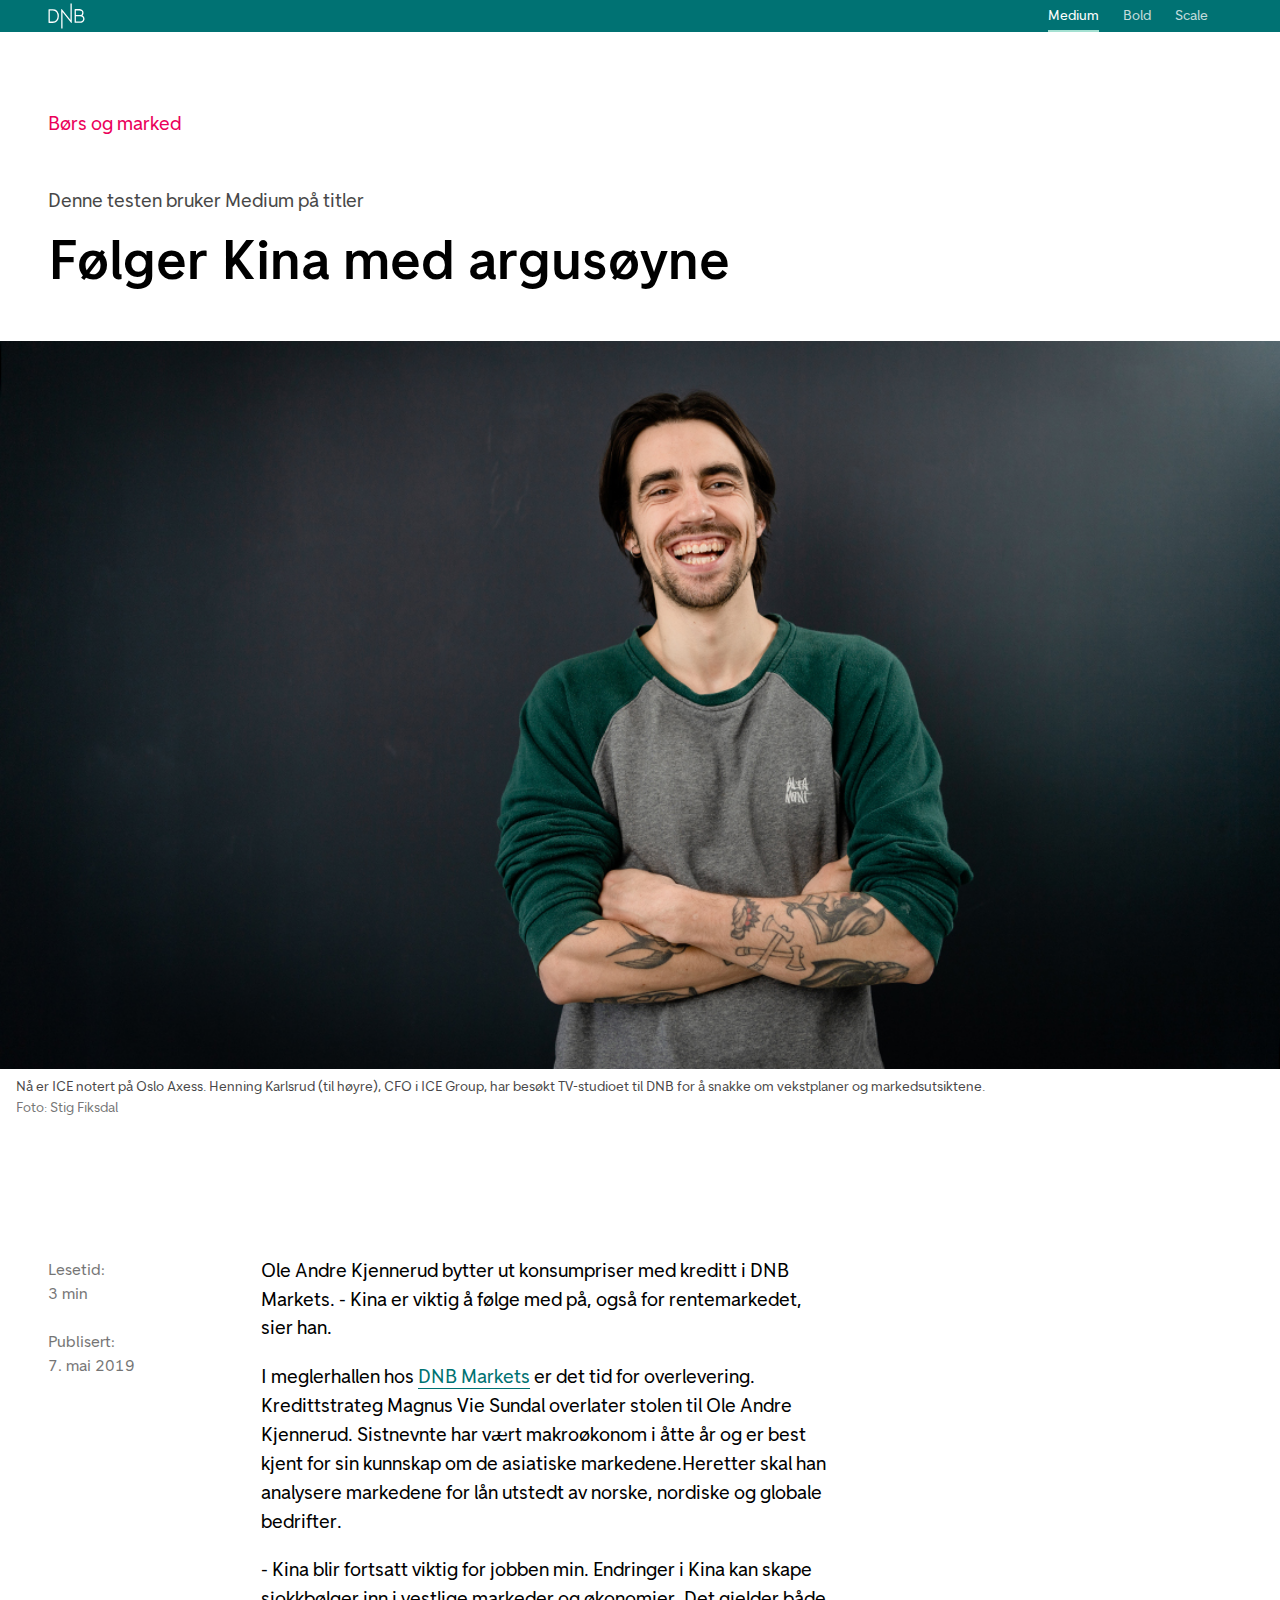
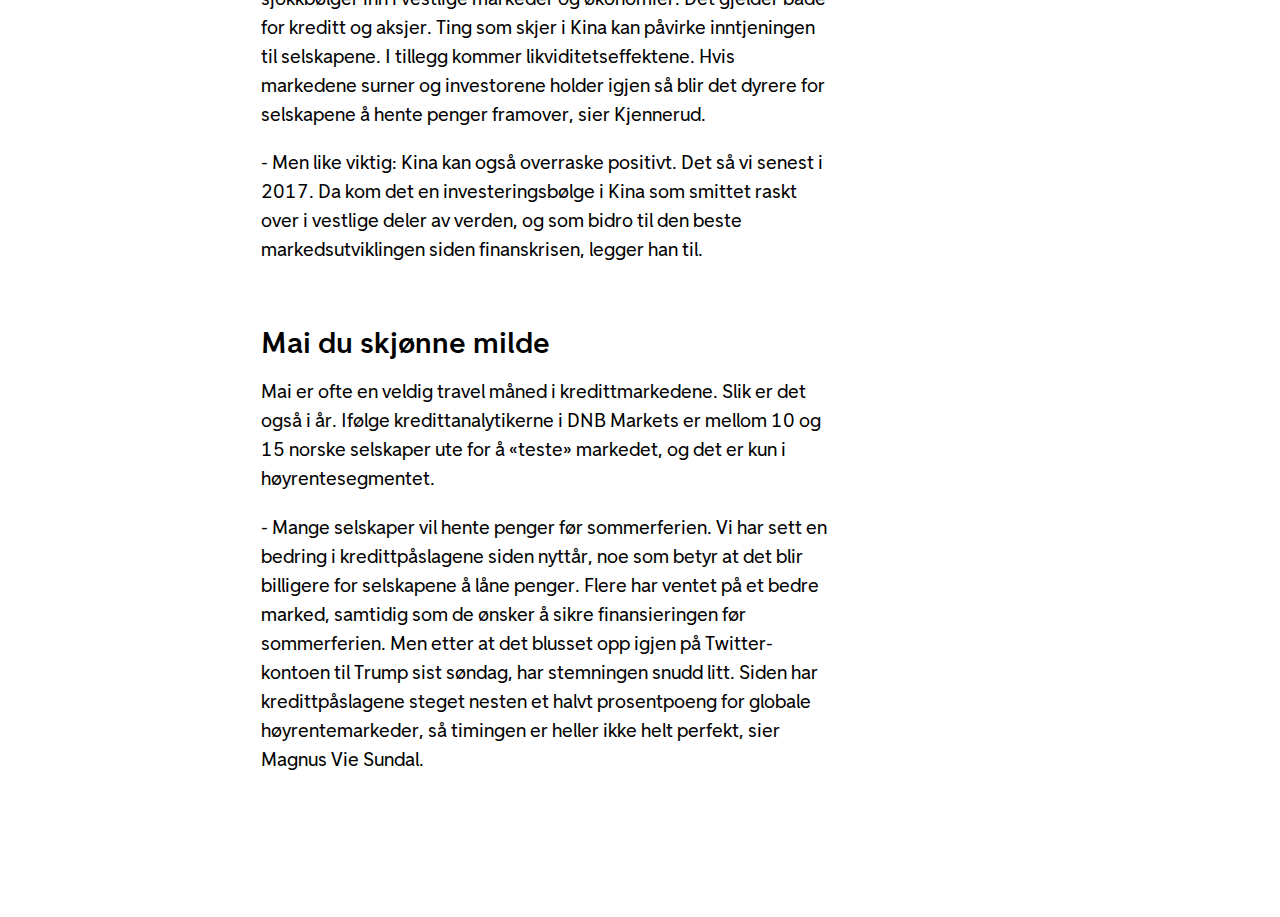
<file: index.html>
<!DOCTYPE html>
<html lang=no dir="ltr">
  <head>
    <meta charset="utf-8">
    <meta name="viewport" content="width=device-width, initial-scale=1, shrink-to-fit=no">
    <title>DNB Sans - Test</title>

    <link rel="stylesheet" href="app.css">
  </head>
  <body>

    <header class="topHeader">
      <div class="topHeaderWrapper">
        <div class="logo">
          <svg xmlns="http://www.w3.org/2000/svg" width="37" height="26">
          <path d="M13.232 25.501l-.035-19.1a.392.392 0 0 1 .278-.373.279.279 0 0 1 .122-.018.4.4 0 0 1 .323.155l8.581 10.818L22.47.509h1.293l.035 19.063a.38.38 0 0 1-.271.372.3.3 0 0 1-.123.028.411.411 0 0 1-.323-.165L14.503 8.999l.032 16.509zM.524 19.48L.5 6.588a.425.425 0 0 1 .418-.425l3.786-.007a6.744 6.744 0 0 1 2.448.442 5.544 5.544 0 0 1 2.2 1.595 8 8 0 0 1 1.549 4.9 7.548 7.548 0 0 1-1.531 4.749 5.418 5.418 0 0 1-2.188 1.591 6.529 6.529 0 0 1-2.448.453l-3.786.007a.418.418 0 0 1-.424-.413zM1.802 7.45l.021 11.166 2.9-.007a4.6 4.6 0 0 0 3.636-1.577 6.282 6.282 0 0 0 1.232-3.937A6.875 6.875 0 0 0 8.344 9.01a4.575 4.575 0 0 0-3.643-1.566zm24.816 11.981l-.021-12.9a.424.424 0 0 1 .418-.414l3.987-.007a5.483 5.483 0 0 1 3.183.779 3.25 3.25 0 0 1 1.341 2.873 3.352 3.352 0 0 1-1.089 2.659l-.06.053.07.035a4.321 4.321 0 0 1 .728.471 3.471 3.471 0 0 1 1.324 2.743 4.285 4.285 0 0 1-.39 1.89 3.369 3.369 0 0 1-1.1 1.324 5.827 5.827 0 0 1-3.414.9l-4.556.007a.417.417 0 0 1-.42-.413zm5.479-6.169l-4.2.008.011 5.3 3.681-.008c3.611-.007 3.607-2.135 3.6-2.834 0-1.446-1.27-2.463-3.079-2.463zm-1.1-5.865h-3.112l.011 4.591 4.193-.007a2.022 2.022 0 0 0 2.14-2.224 1.987 1.987 0 0 0-.79-1.826 4.3 4.3 0 0 0-2.41-.537z" fill="#fff" stroke="transparent"/>
          </svg>
        </div>
        <nav class="nav">
          <ul>
            <li><a class="active" href="index.html">Medium</a></li>
            <li><a href="index-bold.html">Bold</a></li>
            <li><a href="index-scale.html">Scale</a></li>
          </ul>
        </nav>
      </div>
    </header>

    <section class="heroWrap">
      <div class="articleIntro">
        <p class="category finance">Børs og marked</p>
        <p class="lead">Denne testen bruker Medium på titler</p>
        <h1>Følger Kina med argusøyne</h1>
      </div>

      <picture class="heroImage">
         <source media="(min-width: 36em)"
            srcset="imagetest.jpg  1448w"
            sizes="33.3vw" />
         <source srcset="imagetest_mobile.jpg 2x,
               imagetest_mobile.jpg 1x" />
         <img src="imagetest.jpg" alt="Image Test" />
         <figcaption>Nå er ICE notert på Oslo Axess. Henning Karlsrud (til høyre), CFO i ICE Group, har besøkt TV-studioet til DNB for å snakke om vekstplaner og markedsutsiktene.<span>Foto: Stig Fiksdal</span></figcaption>
      </picture>

    </section>

    <article class="wrap article grid">
      <aside class="sidebar">
        <span><span>Lesetid:</span> <span>3 min</span></span>
        <span><span>Publisert:</span> <span>7. mai 2019</span></span>
      </aside>
      <div class="content">
        <p>Ole Andre Kjennerud bytter ut konsumpriser med kreditt i DNB Markets. - Kina er viktig å følge med på, også for rentemarkedet, sier han.</p>
        <p>I meglerhallen hos <a href="#">DNB Markets</a> er det tid for overlevering. Kredittstrateg Magnus Vie Sundal overlater stolen til Ole Andre Kjennerud. Sistnevnte har vært makroøkonom i åtte år og er best kjent for sin kunnskap om de asiatiske markedene.Heretter skal han analysere markedene for lån utstedt av norske, nordiske og globale bedrifter.</p>
        <p>- Kina blir fortsatt viktig for jobben min. Endringer i Kina kan skape sjokkbølger inn i vestlige markeder og økonomier. Det gjelder både for kreditt og aksjer. Ting som skjer i Kina kan påvirke inntjeningen til selskapene. I tillegg kommer likviditetseffektene. Hvis markedene surner og investorene holder igjen så blir det dyrere for selskapene å hente penger framover, sier Kjennerud.</p>
        <p>- Men like viktig: Kina kan også overraske positivt. Det så vi senest i 2017. Da kom det en investeringsbølge i Kina som smittet raskt over i vestlige deler av verden, og som bidro til den beste markedsutviklingen siden finanskrisen, legger han til.</p>

        <h2>Mai du skjønne milde</h2>
        <p>Mai er ofte en veldig travel måned i kredittmarkedene. Slik er det også i år. Ifølge kredittanalytikerne i DNB Markets er mellom 10 og 15 norske selskaper ute for å «teste» markedet, og det er kun i høyrentesegmentet.</p>
        <p>- Mange selskaper vil hente penger før sommerferien. Vi har sett en bedring i kredittpåslagene siden nyttår, noe som betyr at det blir billigere for selskapene å låne penger. Flere har ventet på et bedre marked, samtidig som de ønsker å sikre finansieringen før sommerferien. Men etter at det blusset opp igjen på Twitter-kontoen til Trump sist søndag, har stemningen snudd litt. Siden har kredittpåslagene steget nesten et halvt prosentpoeng for globale høyrentemarkeder, så timingen er heller ikke helt perfekt, sier Magnus Vie Sundal.</p>
      </div>

    </article>

  </body>
</html>
</file>
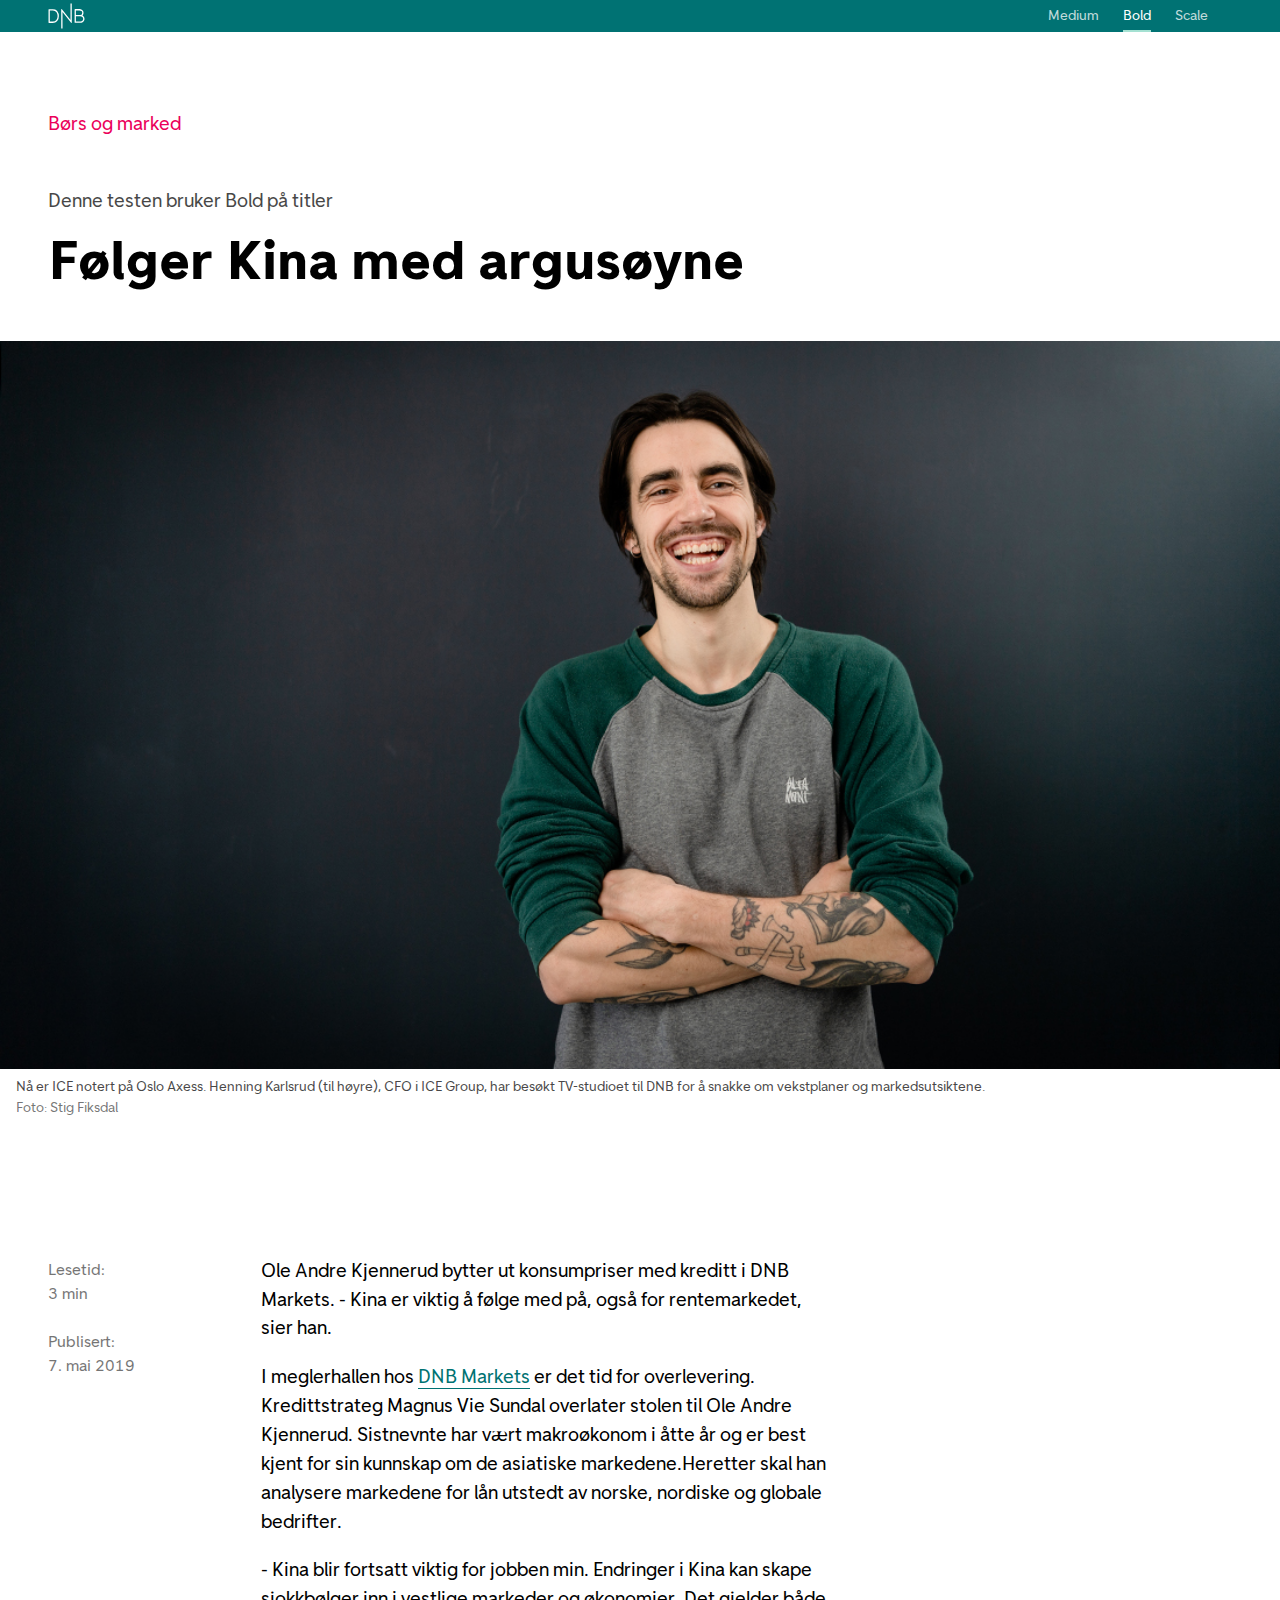
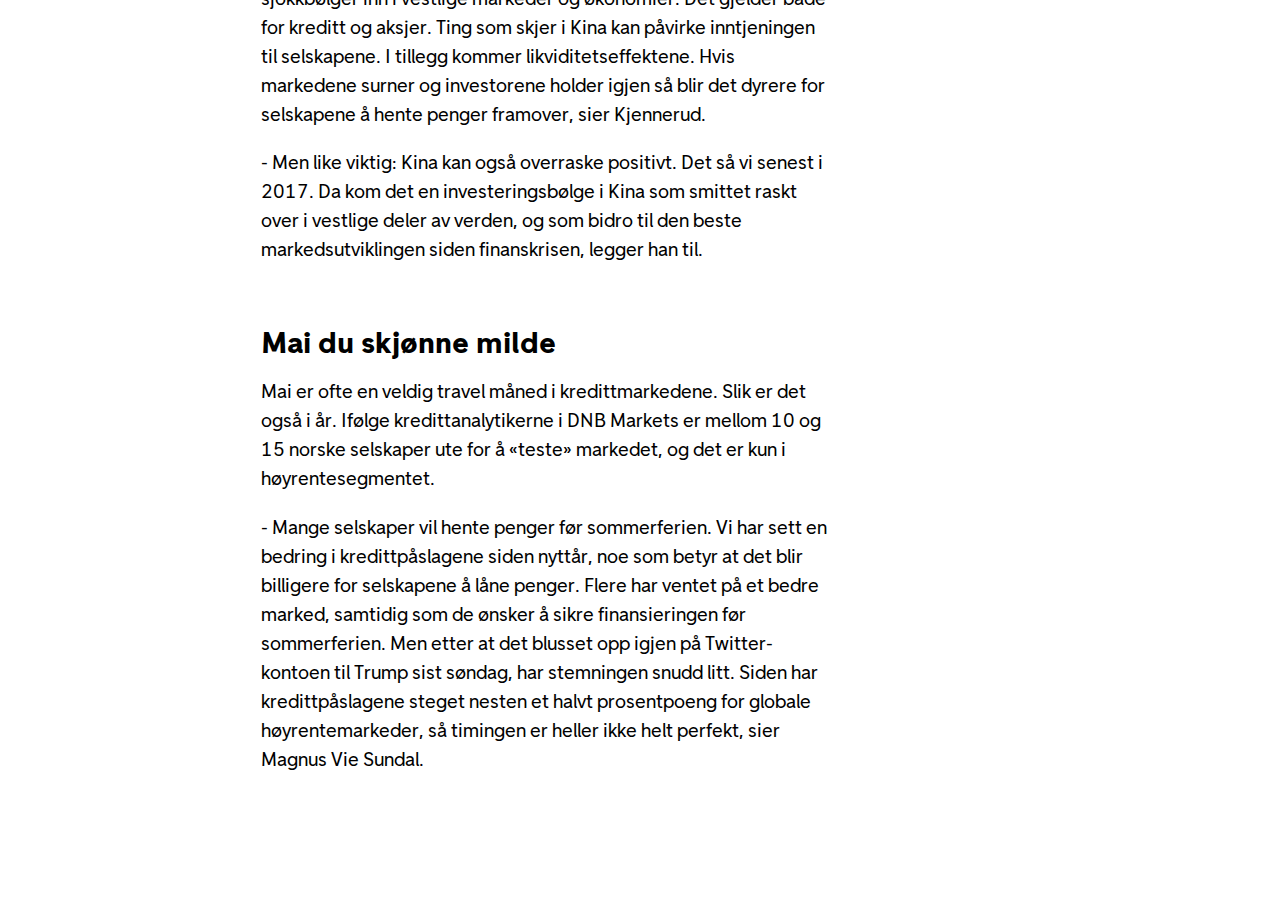
<file: index-bold.html>
<!DOCTYPE html>
<html lang=no dir="ltr">
  <head>
    <meta charset="utf-8">
    <meta name="viewport" content="width=device-width, initial-scale=1, shrink-to-fit=no">
    <title>DNB Sans - Test</title>

    <link rel="stylesheet" href="app.css">

  <style>
    h1, h2, h3, h4, h5 {
      font-weight: 700;
    }
  </style>

  </head>
  <body>

    <header class="topHeader">
      <div class="topHeaderWrapper">
        <div class="logo">
          <svg xmlns="http://www.w3.org/2000/svg" width="37" height="26">
          <path d="M13.232 25.501l-.035-19.1a.392.392 0 0 1 .278-.373.279.279 0 0 1 .122-.018.4.4 0 0 1 .323.155l8.581 10.818L22.47.509h1.293l.035 19.063a.38.38 0 0 1-.271.372.3.3 0 0 1-.123.028.411.411 0 0 1-.323-.165L14.503 8.999l.032 16.509zM.524 19.48L.5 6.588a.425.425 0 0 1 .418-.425l3.786-.007a6.744 6.744 0 0 1 2.448.442 5.544 5.544 0 0 1 2.2 1.595 8 8 0 0 1 1.549 4.9 7.548 7.548 0 0 1-1.531 4.749 5.418 5.418 0 0 1-2.188 1.591 6.529 6.529 0 0 1-2.448.453l-3.786.007a.418.418 0 0 1-.424-.413zM1.802 7.45l.021 11.166 2.9-.007a4.6 4.6 0 0 0 3.636-1.577 6.282 6.282 0 0 0 1.232-3.937A6.875 6.875 0 0 0 8.344 9.01a4.575 4.575 0 0 0-3.643-1.566zm24.816 11.981l-.021-12.9a.424.424 0 0 1 .418-.414l3.987-.007a5.483 5.483 0 0 1 3.183.779 3.25 3.25 0 0 1 1.341 2.873 3.352 3.352 0 0 1-1.089 2.659l-.06.053.07.035a4.321 4.321 0 0 1 .728.471 3.471 3.471 0 0 1 1.324 2.743 4.285 4.285 0 0 1-.39 1.89 3.369 3.369 0 0 1-1.1 1.324 5.827 5.827 0 0 1-3.414.9l-4.556.007a.417.417 0 0 1-.42-.413zm5.479-6.169l-4.2.008.011 5.3 3.681-.008c3.611-.007 3.607-2.135 3.6-2.834 0-1.446-1.27-2.463-3.079-2.463zm-1.1-5.865h-3.112l.011 4.591 4.193-.007a2.022 2.022 0 0 0 2.14-2.224 1.987 1.987 0 0 0-.79-1.826 4.3 4.3 0 0 0-2.41-.537z" fill="#fff" stroke="transparent"/>
          </svg>
        </div>
        <nav class="nav">
          <ul>
            <li><a href="index.html">Medium</a></li>
            <li><a class="active" href="index-bold.html">Bold</a></li>
            <li><a href="index-scale.html">Scale</a></li>
          </ul>
        </nav>
      </div>
    </header>

    <section class="heroWrap">
      <div class="articleIntro">
        <p class="category finance">Børs og marked</p>
        <p class="lead">Denne testen bruker Bold på titler</p>
        <h1>Følger Kina med argusøyne</h1>
      </div>

      <picture class="heroImage">
         <source media="(min-width: 36em)"
            srcset="imagetest.jpg  1448w"
            sizes="33.3vw" />
         <source srcset="imagetest_mobile.jpg 2x,
               imagetest_mobile.jpg 1x" />
         <img src="imagetest.jpg" alt="Image Test" />
         <figcaption>Nå er ICE notert på Oslo Axess. Henning Karlsrud (til høyre), CFO i ICE Group, har besøkt TV-studioet til DNB for å snakke om vekstplaner og markedsutsiktene.<span>Foto: Stig Fiksdal</span></figcaption>
      </picture>

    </section>

    <article class="wrap article grid">
      <aside class="sidebar">
        <span><span>Lesetid:</span> <span>3 min</span></span>
        <span><span>Publisert:</span> <span>7. mai 2019</span></span>
      </aside>
      <div class="content">
        <p>Ole Andre Kjennerud bytter ut konsumpriser med kreditt i DNB Markets. - Kina er viktig å følge med på, også for rentemarkedet, sier han.</p>
        <p>I meglerhallen hos <a href="#">DNB Markets</a> er det tid for overlevering. Kredittstrateg Magnus Vie Sundal overlater stolen til Ole Andre Kjennerud. Sistnevnte har vært makroøkonom i åtte år og er best kjent for sin kunnskap om de asiatiske markedene.Heretter skal han analysere markedene for lån utstedt av norske, nordiske og globale bedrifter.</p>
        <p>- Kina blir fortsatt viktig for jobben min. Endringer i Kina kan skape sjokkbølger inn i vestlige markeder og økonomier. Det gjelder både for kreditt og aksjer. Ting som skjer i Kina kan påvirke inntjeningen til selskapene. I tillegg kommer likviditetseffektene. Hvis markedene surner og investorene holder igjen så blir det dyrere for selskapene å hente penger framover, sier Kjennerud.</p>
        <p>- Men like viktig: Kina kan også overraske positivt. Det så vi senest i 2017. Da kom det en investeringsbølge i Kina som smittet raskt over i vestlige deler av verden, og som bidro til den beste markedsutviklingen siden finanskrisen, legger han til.</p>

        <h2>Mai du skjønne milde</h2>
        <p>Mai er ofte en veldig travel måned i kredittmarkedene. Slik er det også i år. Ifølge kredittanalytikerne i DNB Markets er mellom 10 og 15 norske selskaper ute for å «teste» markedet, og det er kun i høyrentesegmentet.</p>
        <p>- Mange selskaper vil hente penger før sommerferien. Vi har sett en bedring i kredittpåslagene siden nyttår, noe som betyr at det blir billigere for selskapene å låne penger. Flere har ventet på et bedre marked, samtidig som de ønsker å sikre finansieringen før sommerferien. Men etter at det blusset opp igjen på Twitter-kontoen til Trump sist søndag, har stemningen snudd litt. Siden har kredittpåslagene steget nesten et halvt prosentpoeng for globale høyrentemarkeder, så timingen er heller ikke helt perfekt, sier Magnus Vie Sundal.</p>
      </div>

    </article>

  </body>
</html>
</file>
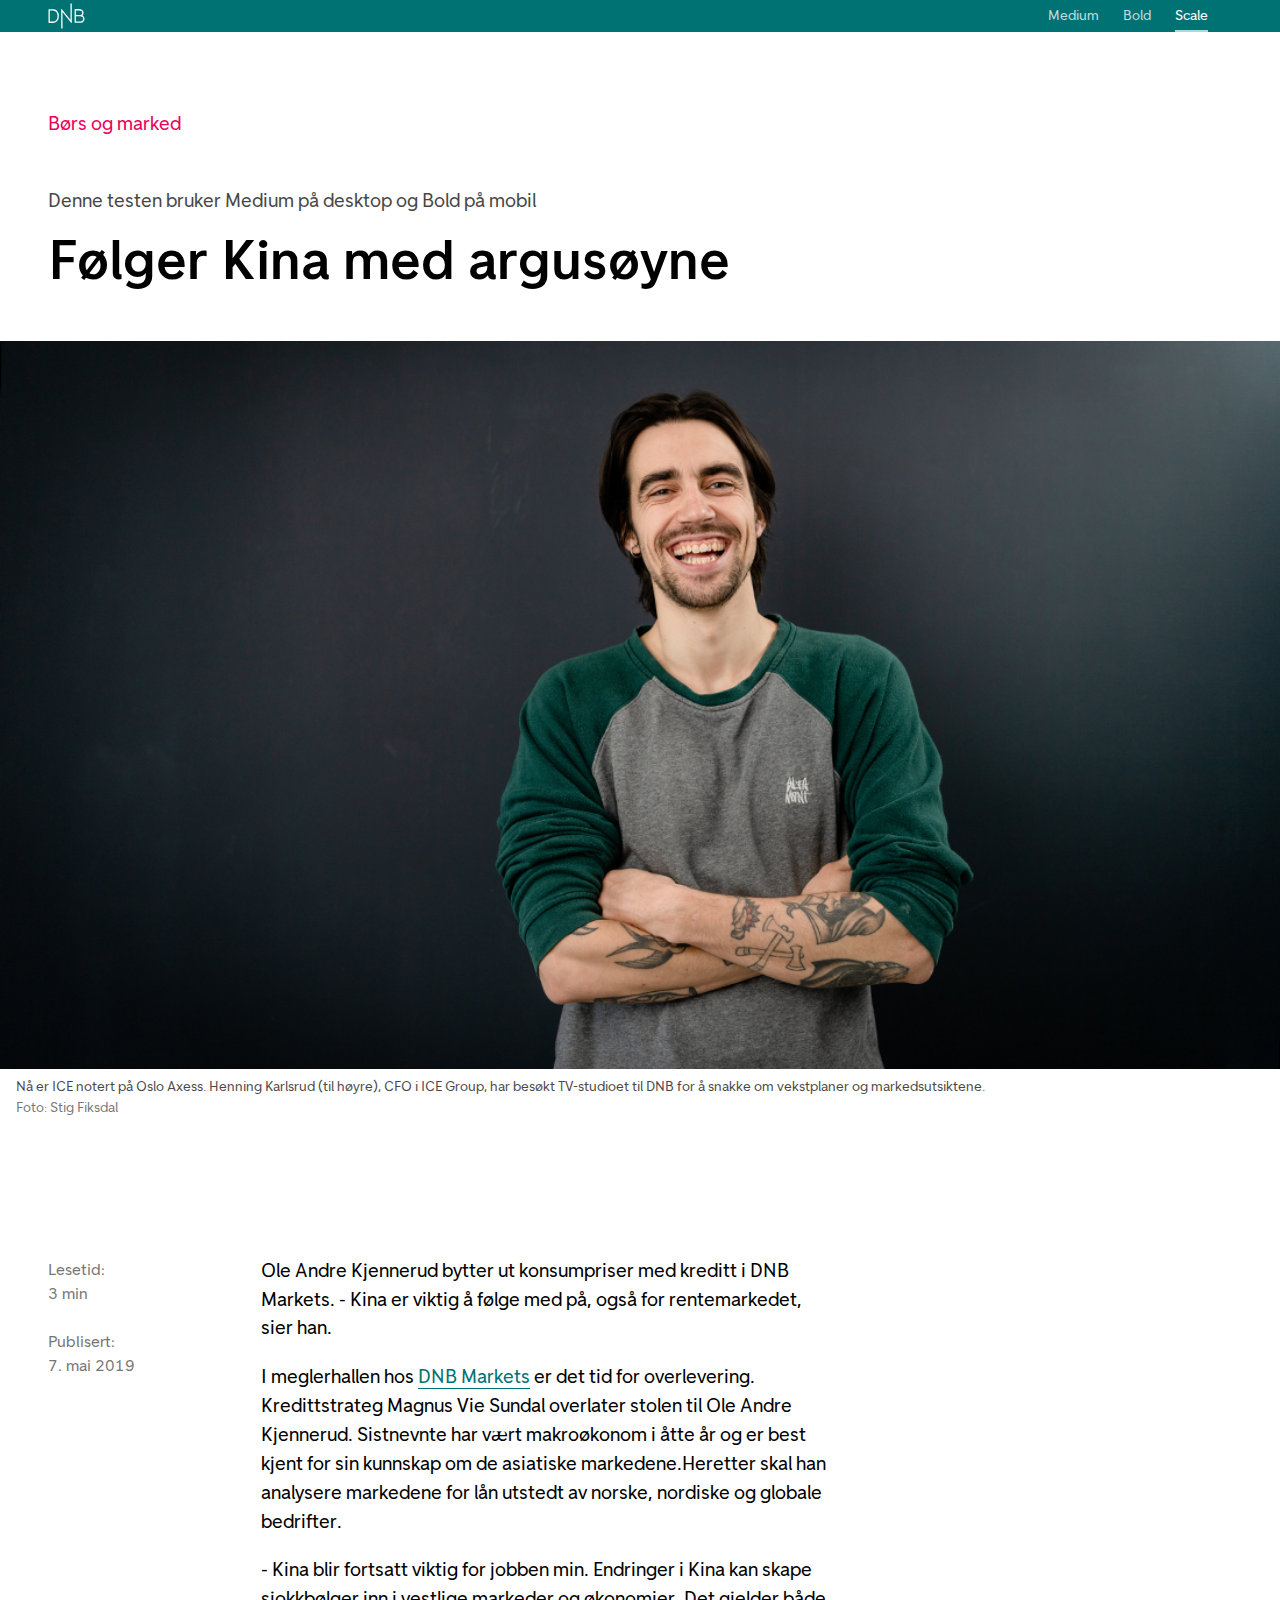
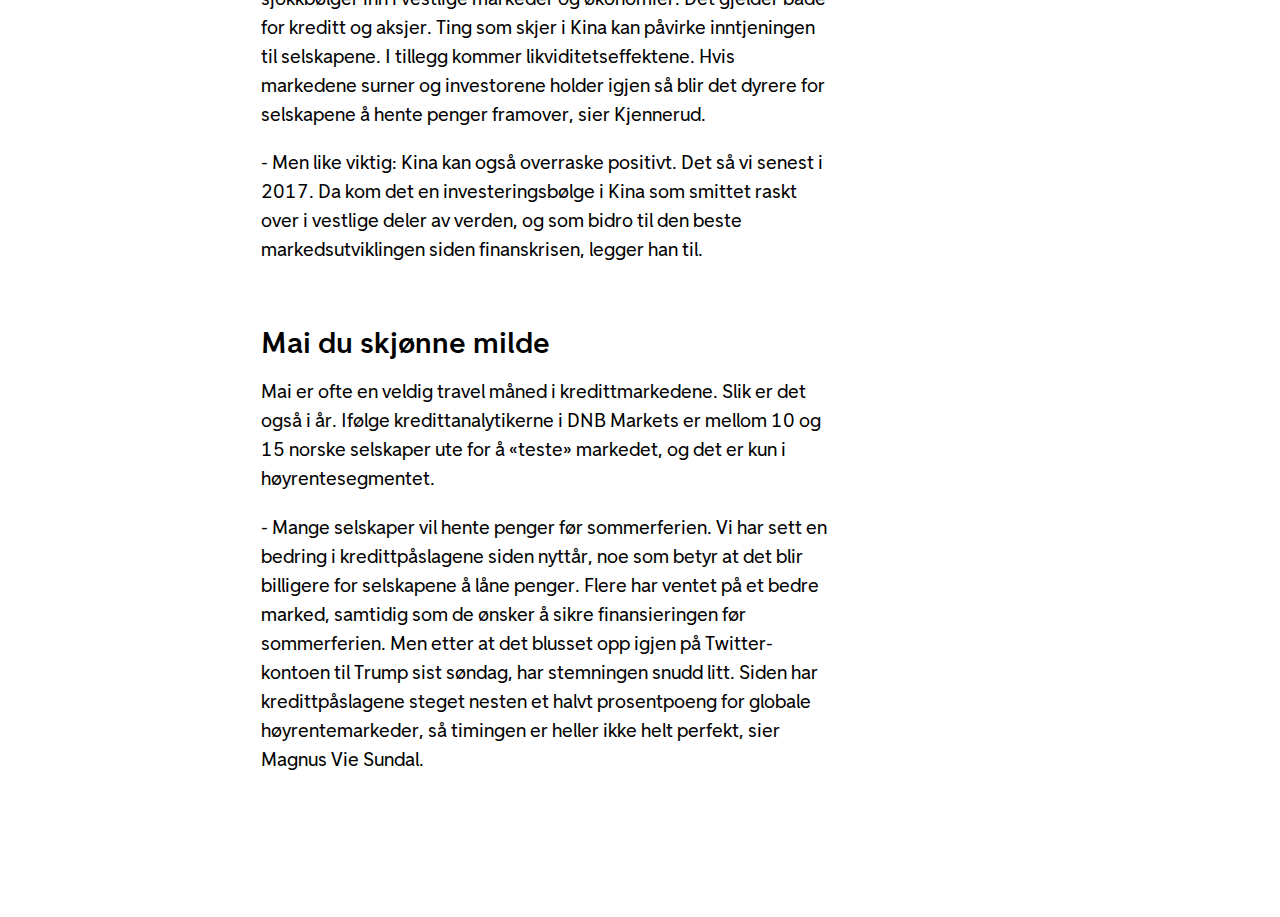
<file: index-scale.html>
<!DOCTYPE html>
<html lang=no dir="ltr">
  <head>
    <meta charset="utf-8">
    <meta name="viewport" content="width=device-width, initial-scale=1, shrink-to-fit=no">
    <title>DNB Sans - Test</title>

    <link rel="stylesheet" href="app.css">

  <style>
    h1, h2, h3, h4, h5 {
      font-weight: 700;
    }
    @media screen and (min-width: 600px) {
      h1, h2, h3, h4, h5 {
        font-weight: 500;
      }
    }
  </style>

  </head>
  <body>

    <header class="topHeader">
      <div class="topHeaderWrapper">
        <div class="logo">
          <svg xmlns="http://www.w3.org/2000/svg" width="37" height="26">
          <path d="M13.232 25.501l-.035-19.1a.392.392 0 0 1 .278-.373.279.279 0 0 1 .122-.018.4.4 0 0 1 .323.155l8.581 10.818L22.47.509h1.293l.035 19.063a.38.38 0 0 1-.271.372.3.3 0 0 1-.123.028.411.411 0 0 1-.323-.165L14.503 8.999l.032 16.509zM.524 19.48L.5 6.588a.425.425 0 0 1 .418-.425l3.786-.007a6.744 6.744 0 0 1 2.448.442 5.544 5.544 0 0 1 2.2 1.595 8 8 0 0 1 1.549 4.9 7.548 7.548 0 0 1-1.531 4.749 5.418 5.418 0 0 1-2.188 1.591 6.529 6.529 0 0 1-2.448.453l-3.786.007a.418.418 0 0 1-.424-.413zM1.802 7.45l.021 11.166 2.9-.007a4.6 4.6 0 0 0 3.636-1.577 6.282 6.282 0 0 0 1.232-3.937A6.875 6.875 0 0 0 8.344 9.01a4.575 4.575 0 0 0-3.643-1.566zm24.816 11.981l-.021-12.9a.424.424 0 0 1 .418-.414l3.987-.007a5.483 5.483 0 0 1 3.183.779 3.25 3.25 0 0 1 1.341 2.873 3.352 3.352 0 0 1-1.089 2.659l-.06.053.07.035a4.321 4.321 0 0 1 .728.471 3.471 3.471 0 0 1 1.324 2.743 4.285 4.285 0 0 1-.39 1.89 3.369 3.369 0 0 1-1.1 1.324 5.827 5.827 0 0 1-3.414.9l-4.556.007a.417.417 0 0 1-.42-.413zm5.479-6.169l-4.2.008.011 5.3 3.681-.008c3.611-.007 3.607-2.135 3.6-2.834 0-1.446-1.27-2.463-3.079-2.463zm-1.1-5.865h-3.112l.011 4.591 4.193-.007a2.022 2.022 0 0 0 2.14-2.224 1.987 1.987 0 0 0-.79-1.826 4.3 4.3 0 0 0-2.41-.537z" fill="#fff" stroke="transparent"/>
          </svg>
        </div>
        <nav class="nav">
          <ul>
            <li><a href="index.html">Medium</a></li>
            <li><a href="index-bold.html">Bold</a></li>
            <li><a class="active" href="index-scale.html">Scale</a></li>
          </ul>
        </nav>
      </div>
    </header>

    <section class="heroWrap">
      <div class="articleIntro">
        <p class="category finance">Børs og marked</p>
        <p class="lead">Denne testen bruker Medium på desktop og Bold på mobil</p>
        <h1>Følger Kina med argusøyne</h1>
      </div>

      <picture class="heroImage">
         <source media="(min-width: 36em)"
            srcset="imagetest.jpg  1448w"
            sizes="33.3vw" />
         <source srcset="imagetest_mobile.jpg 2x,
               imagetest_mobile.jpg 1x" />
         <img src="imagetest.jpg" alt="Image Test" />
         <figcaption>Nå er ICE notert på Oslo Axess. Henning Karlsrud (til høyre), CFO i ICE Group, har besøkt TV-studioet til DNB for å snakke om vekstplaner og markedsutsiktene.<span>Foto: Stig Fiksdal</span></figcaption>
      </picture>

    </section>

    <article class="wrap article grid">
      <aside class="sidebar">
        <span><span>Lesetid:</span> <span>3 min</span></span>
        <span><span>Publisert:</span> <span>7. mai 2019</span></span>
      </aside>
      <div class="content">
        <p>Ole Andre Kjennerud bytter ut konsumpriser med kreditt i DNB Markets. - Kina er viktig å følge med på, også for rentemarkedet, sier han.</p>
        <p>I meglerhallen hos <a href="#">DNB Markets</a> er det tid for overlevering. Kredittstrateg Magnus Vie Sundal overlater stolen til Ole Andre Kjennerud. Sistnevnte har vært makroøkonom i åtte år og er best kjent for sin kunnskap om de asiatiske markedene.Heretter skal han analysere markedene for lån utstedt av norske, nordiske og globale bedrifter.</p>
        <p>- Kina blir fortsatt viktig for jobben min. Endringer i Kina kan skape sjokkbølger inn i vestlige markeder og økonomier. Det gjelder både for kreditt og aksjer. Ting som skjer i Kina kan påvirke inntjeningen til selskapene. I tillegg kommer likviditetseffektene. Hvis markedene surner og investorene holder igjen så blir det dyrere for selskapene å hente penger framover, sier Kjennerud.</p>
        <p>- Men like viktig: Kina kan også overraske positivt. Det så vi senest i 2017. Da kom det en investeringsbølge i Kina som smittet raskt over i vestlige deler av verden, og som bidro til den beste markedsutviklingen siden finanskrisen, legger han til.</p>

        <h2>Mai du skjønne milde</h2>
        <p>Mai er ofte en veldig travel måned i kredittmarkedene. Slik er det også i år. Ifølge kredittanalytikerne i DNB Markets er mellom 10 og 15 norske selskaper ute for å «teste» markedet, og det er kun i høyrentesegmentet.</p>
        <p>- Mange selskaper vil hente penger før sommerferien. Vi har sett en bedring i kredittpåslagene siden nyttår, noe som betyr at det blir billigere for selskapene å låne penger. Flere har ventet på et bedre marked, samtidig som de ønsker å sikre finansieringen før sommerferien. Men etter at det blusset opp igjen på Twitter-kontoen til Trump sist søndag, har stemningen snudd litt. Siden har kredittpåslagene steget nesten et halvt prosentpoeng for globale høyrentemarkeder, så timingen er heller ikke helt perfekt, sier Magnus Vie Sundal.</p>
      </div>

    </article>

  </body>
</html>
</file>
<file: app.css>
html, body, div, span, applet, object, iframe,
h1, h2, h3, h4, h5, h6, p, blockquote, pre,
a, abbr, acronym, address, big, cite, code,
del, dfn, em, img, ins, kbd, q, s, samp,
small, strike, strong, sub, sup, tt, var,
b, u, i, center,
dl, dt, dd, ol, ul, li,
fieldset, form, label, legend,
table, caption, tbody, tfoot, thead, tr, th, td,
article, aside, canvas, details, embed,
figure, figcaption, footer, header, hgroup,
menu, nav, output, ruby, section, summary,
time, mark, audio, video {
  margin: 0;
  padding: 0;
  border: 0;
  font-size: 100%;
  font: inherit;
  vertical-align: baseline;
}

article, aside, details, figcaption, figure,
footer, header, hgroup, menu, nav, section {
  display: block;
}

body {
  line-height: 1;
}

ol, ul {
  list-style: none;
}

blockquote, q {
  quotes: none;
}

blockquote:before, blockquote:after,
q:before, q:after {
  content: "";
  content: none;
}

table {
  border-collapse: collapse;
  border-spacing: 0;
}

img, iframe {
  vertical-align: bottom;
  max-width: 100%;
}

input, textarea, select {
  font: inherit;
}

* {
  -webkit-box-sizing: border-box;
  -moz-box-sizing: border-box;
  box-sizing: border-box;
  -webkit-font-smoothing: antialiased;
  text-rendering: optimizeLegibility;
}

.sidebar {
  grid-area: sidebar;
}

.content {
  grid-area: content;
}

.grid {
  display: block;
}

@media screen and (min-width: 900px) {
  .grid {
    display: grid;
    grid-column-gap: 24px;
    grid-template-columns: 2fr 9fr 1fr;
    grid-template-areas: "....... header  ......." "sidebar content .......";
  }
}
@media screen and (min-width: 1200px) {
  .grid {
    grid-template-columns: 2fr 6fr 4fr;
  }
}
@font-face {
  font-family: "DNB Sans";
  src: url("fonts/DNB-47-090-Regular.eot");
  src: url("fonts/DNB-47-090-Regular.eot?#iefix") format("embedded-opentype"), url("fonts/DNB-47-090-Regular.woff2") format("woff2"), url("fonts/DNB-47-090-Regular.woff") format("woff");
  font-weight: normal;
  font-style: normal;
}
@font-face {
  font-family: "DNB Sans";
  src: url("fonts/DNB-47-120-Medium.eot");
  src: url("fonts/DNB-47-120-Medium.eot?#iefix") format("embedded-opentype"), url("fonts/DNB-47-120-Medium.woff2") format("woff2"), url("fonts/DNB-47-120-Medium.woff") format("woff");
  font-weight: 500;
  font-style: normal;
}
@font-face {
  font-family: "DNB Sans";
  src: url("fonts/DNB-47-150-Bold.eot");
  src: url("fonts/DNB-47-150-Bold.eot?#iefix") format("embedded-opentype"), url("fonts/DNB-47-150-Bold.woff2") format("woff2"), url("fonts/DNB-47-150-Bold.woff") format("woff");
  font-weight: 700;
  font-style: normal;
}
@font-face {
  font-family: "DNB Sans";
  src: url("fonts/DNB-47-060-Light.eot");
  src: url("fonts/DNB-47-060-Light.eot?#iefix") format("embedded-opentype"), url("fonts/DNB-47-060-Light.woff2") format("woff2"), url("fonts/DNB-47-060-Light.woff") format("woff");
  font-weight: 300;
  font-style: normal;
}
html {
  font-family: "DNB Sans";
  font-size: 100%;
  font-size: 1vw;
  -webkit-text-size-adjust: 100%;
  font-variant-ligatures: none;
  -webkit-font-variant-ligatures: none;
  text-rendering: optimizeLegibility;
  -moz-osx-font-smoothing: grayscale;
  font-smoothing: antialiased;
  -webkit-font-smoothing: antialiased;
  text-shadow: rgba(0, 0, 0, 0.01) 0 0 1px;
}

body {
  font-family: "DNB Sans";
  font-size: 16px;
  line-height: 1.5;
  color: #000;
}

.intro {
  font-size: 18px;
  max-width: 592px;
}

h1 {
  font-size: 32px;
}

h2 {
  font-size: 20px;
}

h3 {
  font-size: 18px;
}

h1, h2, h3 {
  color: #000;
  line-height: 1;
  font-weight: 500;
}

blockquote {
  display: block;
  margin-top: 40px;
  margin-bottom: 40px;
  font-size: 28px;
  line-height: 1.15;
  font-weight: 500;
}

@media screen and (min-width: 450px) {
  body {
    font-size: calc(16px + (20 - 16) * ((100vw - 450px) / (1448 - 450)));
  }

  .intro {
    font-size: calc(18px + (20 - 18) * ((100vw - 450px) / (1448 - 450)));
  }

  h1 {
    font-size: calc(32px + (60 - 32) * ((100vw - 450px) / (1448 - 450)));
  }

  h2 {
    font-size: calc(20px + (32 - 20) * ((100vw - 450px) / (1448 - 450)));
  }

  h3 {
    font-size: calc(18px + 6 * ((100vw - 450px) / 1350));
  }

  blockquote {
    font-size: calc(28px + (48 - 28) * ((100vw - 450px) / (1448 - 450)));
  }
}
@media screen and (min-width: 1448px) {
  body {
    font-size: 20px;
  }

  .intro {
    font-size: 22px;
  }

  h1 {
    font-size: 60px;
  }

  h2 {
    font-size: 32px;
  }

  h3 {
    font-size: 24px;
  }

  blockquote {
    font-size: 48px;
  }
}
body {
  background-color: #fff;
}

p {
  margin-top: 1em;
}
p:first-child {
  margin-top: 0;
}

p + h2 {
  margin-top: 64px;
}

a {
  color: #007272;
  text-decoration: none;
  border-bottom: 1px solid #007272;
  transition: border 0.2s ease-in;
}
a:hover {
  border-color: transparent;
}

.wrap {
  margin: 80px auto 140px auto;
  width: 100%;
  max-width: 1448px;
  padding-left: 24px;
  padding-right: 24px;
}
@media screen and (min-width: 450px) {
  .wrap {
    padding-left: 48px;
    padding-right: 48px;
  }
}

.heroWrap {
  margin: 80px auto 140px auto;
  width: 100%;
  max-width: 1448px;
}
@media screen and (min-width: 1448px) {
  .heroWrap {
    padding-left: 48px;
    padding-right: 48px;
  }
}
.heroWrap .articleIntro {
  padding-left: 24px;
  padding-right: 24px;
}
@media screen and (max-width: 1448px) and (min-width: 450px) {
  .heroWrap .articleIntro {
    padding-left: 48px;
    padding-right: 48px;
  }
}
@media screen and (min-width: 1449px) {
  .heroWrap .articleIntro {
    padding-left: 0;
    padding-right: 0;
  }
}

figcaption {
  padding-left: 24px;
  padding-right: 24px;
}
@media screen and (max-width: 1448px) and (min-width: 450px) {
  figcaption {
    padding-left: 16px;
    padding-right: 16px;
  }
}
@media screen and (min-width: 1449px) {
  figcaption {
    padding-left: 0;
    padding-right: 0;
  }
}

.sidebar {
  font-size: 16px;
}
.sidebar > span {
  display: block;
  opacity: 0.54;
}
@media screen and (min-width: 900px) {
  .sidebar > span:nth-child(2) {
    margin-top: 24px;
  }
  .sidebar > span span {
    display: block;
  }
}
@media screen and (max-width: 900px) {
  .sidebar {
    font-size: 14px;
    padding: 16px 0;
    border-top: 1px solid rgba(0, 0, 0, 0.12);
    border-bottom: 1px solid rgba(0, 0, 0, 0.12);
    margin-bottom: 32px;
  }
}

.articleIntro .category + .lead {
  margin-top: 32px;
}
.articleIntro .lead + h1 {
  margin-top: 16px;
}
.articleIntro .category {
  color: #EB005A;
}
.articleIntro .lead {
  opacity: 72%;
}

@media screen and (min-width: 450px) {
  .articleIntro .category + .lead {
    margin-top: 48px;
  }
  .articleIntro .lead + h1 {
    margin-top: 20px;
  }
}
.article {
  margin-top: 0;
}

.heroImage img {
  margin-top: 48px;
  width: 100%;
}

figcaption {
  font-size: 14px;
  color: rgba(0, 0, 0, 0.72);
  margin-top: 8px;
}
figcaption span {
  display: block;
  color: rgba(0, 0, 0, 0.54);
}

.topHeader {
  margin-top: 0;
  background-color: #007273;
  height: 32px;
}
.topHeader .topHeaderWrapper {
  max-width: 1448px;
  margin: 0 auto;
  width: 100%;
  display: flex;
  justify-content: space-between;
  align-items: center;
  padding-left: 24px;
  padding-right: 24px;
}
@media screen and (min-width: 450px) {
  .topHeader .topHeaderWrapper {
    padding-left: 48px;
    padding-right: 48px;
  }
}
.topHeader .logo {
  height: 28px;
}

.nav {
  font-size: 14px;
  line-height: 34px;
}
.nav ul {
  display: flex;
}
.nav a {
  color: #C2DCDC;
  margin: 0 24px;
  border: none;
  padding-bottom: 6px;
  border-bottom: 2px solid transparent;
}
.nav a:first-child {
  margin-left: 0;
}
.nav a.active {
  color: #fff;
  border-color: #A5E1D2;
}
.nav a:hover {
  color: #fff;
}

/*# sourceMappingURL=app.css.map */
</file>
